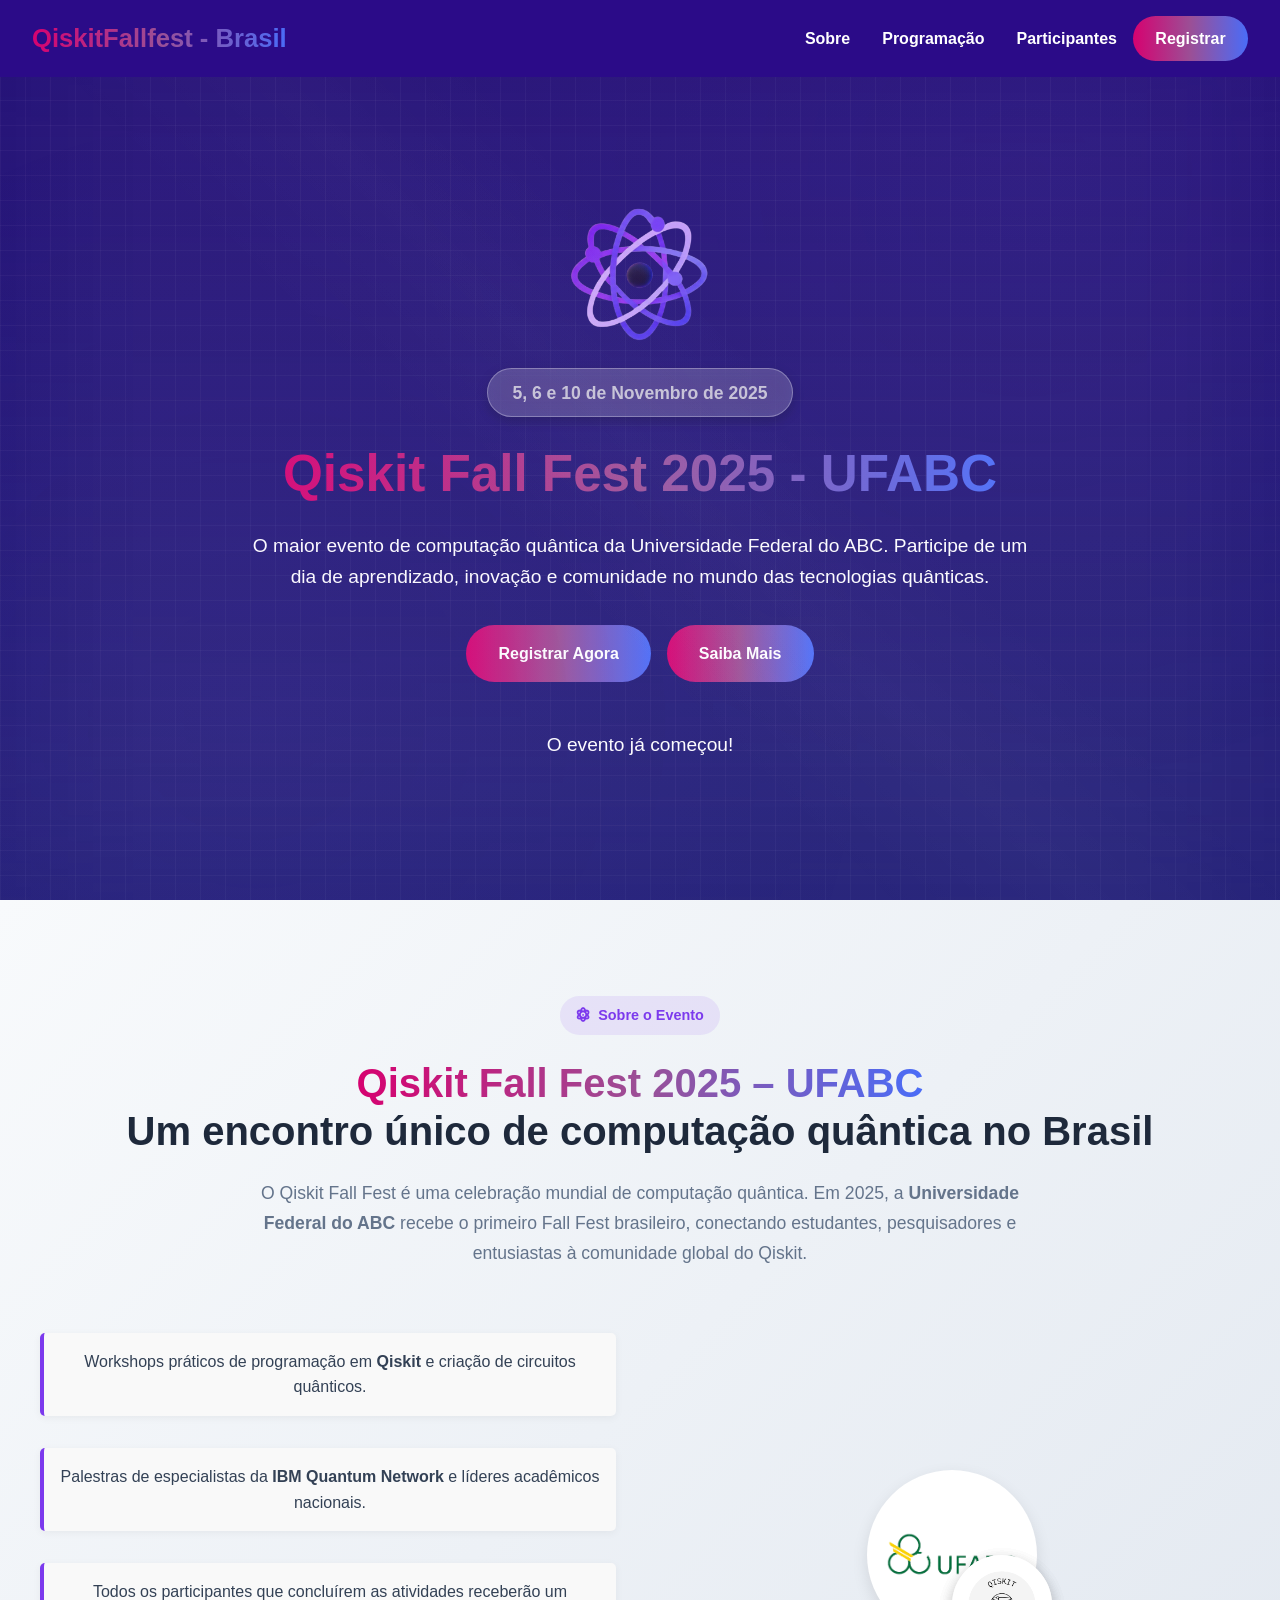
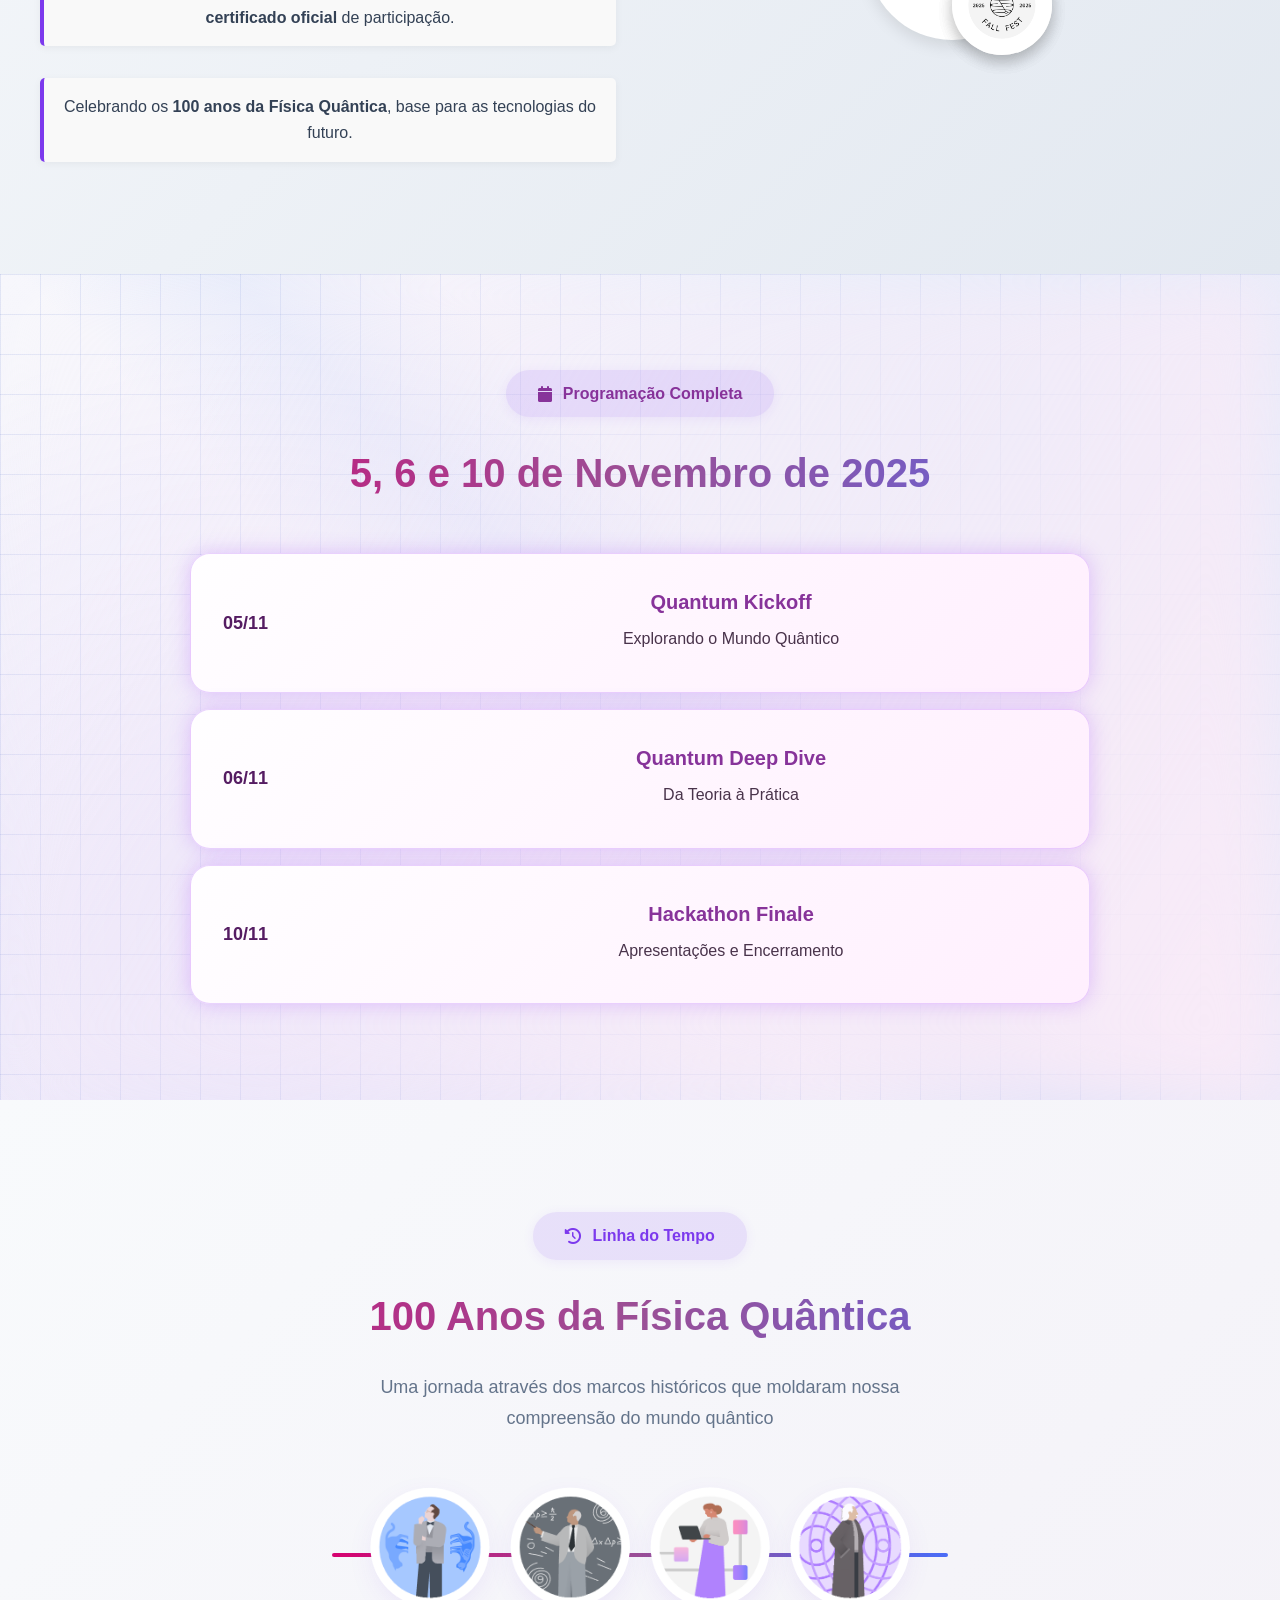
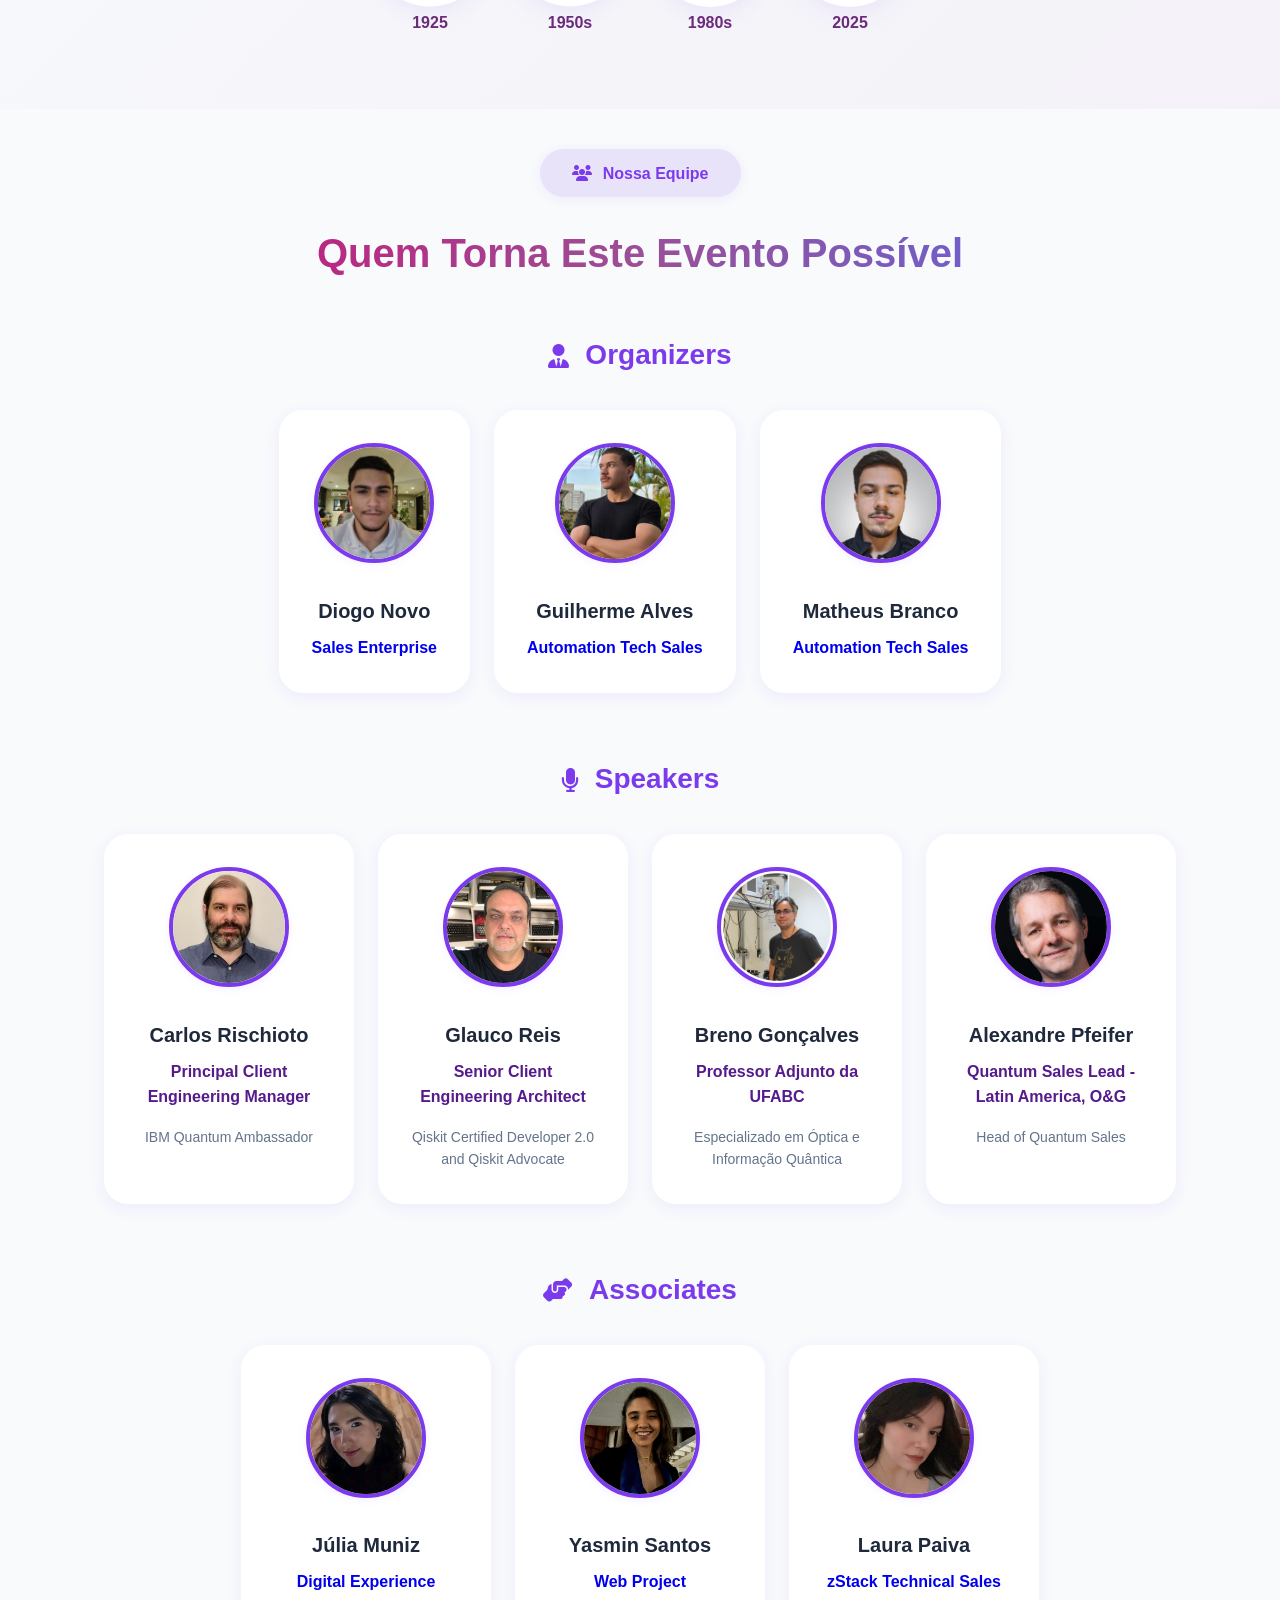
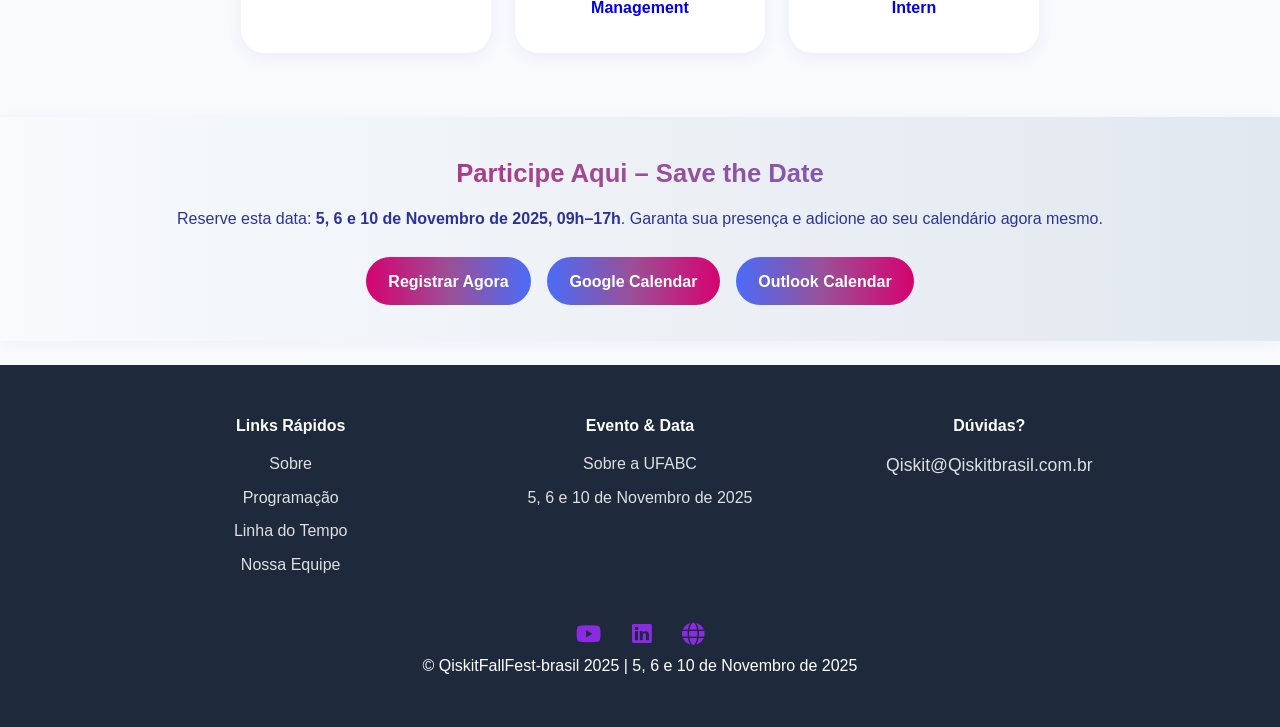
<file: index.html>
<!DOCTYPE html>
<html lang="pt-BR">
<head>
    <link rel="stylesheet" href="https://cdnjs.cloudflare.com/ajax/libs/font-awesome/6.4.2/css/all.min.css" crossorigin="anonymous" referrerpolicy="no-referrer" />
    <meta charset="UTF-8">
    <link rel="icon" type="image/png" href="images/atomroxo.png">
    <meta name="viewport" content="width=device-width, initial-scale=1.0">
    <title>Qiskit Fall Fest 2025</title>
    <link rel="stylesheet" href="style.css">
</head>
<body>
    <!-- Fixed Navbar -->
    <nav>
        <div class="nav-logo">
            <a href="#home">QiskitFallfest - Brasil</a>
        </div>
        <button class="hamburger" aria-label="Abrir menu">
            <span></span>
            <span></span>
            <span></span>
        </button>
        <ul>
            <li><a href="#about">Sobre</a></li>
            <li><a href="#calendar">Programação</a></li>
            <li><a href="#team">Participantes</a></li>
        </ul>
        <a href="https://forms.office.com/Pages/ResponsePage.aspx?id=V3D2_MlQ1EqY8__KZK3Z6SpwM_r6wzNHo-S-8t3EmCdUODVIMkdOMEZMR0VFS0s1MTBVMFlXUVBZRi4u" target="_blank" class="register-btn">Registrar</a>
    </nav>

    <!-- Hero Section -->
    <section id="home">
            <div class="quantum-bg">
            <div class="quantum-grid"></div>
                <div class="quantum-particles"></div>
                <div class="quantum-waves"></div>
                <div class="glass-wave"></div>
                <div class="quantum-glow"></div>
                <div class="bright-overlay"></div>
        </div>
        <img src="images/atomonovo.png" alt="Atom Roxo" class="atom-logo">
        <div class="date-box" style="color: rgba(236, 236, 236, 0.774)">5, 6 e 10 de Novembro de 2025</div>
        <h1>Qiskit Fall Fest 2025 - UFABC</h1>
        <p>O maior evento de computação quântica da Universidade Federal do ABC. Participe de um dia de aprendizado, inovação e comunidade no mundo das tecnologias quânticas.</p>
        
        <div class="cta-buttons">
            <a href="https://forms.office.com/Pages/ResponsePage.aspx?id=V3D2_MlQ1EqY8__KZK3Z6SpwM_r6wzNHo-S-8t3EmCdUODVIMkdOMEZMR0VFS0s1MTBVMFlXUVBZRi4u" target="_blank" class="cta-btn">Registrar Agora</a>
            <a href="#about" class="cta-btn">Saiba Mais</a>
        </div>
        
        <div id="countdown">
            <div class="count-box"><span id="days">00</span><p>Dias</p></div>
            <div class="count-box"><span id="hours">00</span><p>Horas</p></div>
            <div class="count-box"><span id="minutes">00</span><p>Minutos</p></div>
            <div class="count-box"><span id="seconds">00</span><p>Segundos</p></div>
        </div>
    </section>


    <!-- About Section -->
    <section id="about" class="about-qff">
        <div class="about-container">
            <!-- Badge / Título -->
            <div class="about-header">
                <div class="about-badge">
                    <i class="fas fa-atom"></i>
                    <span>Sobre o Evento</span>
                </div>
                <h2 class="about-title">
                    <span class="highlight-text">Qiskit Fall Fest 2025 – UFABC</span><br>
                    Um encontro único de computação quântica no Brasil
                </h2>
                <p class="about-description">
                    O Qiskit Fall Fest é uma celebração mundial de computação quântica.
                    Em 2025, a <strong>Universidade Federal do ABC</strong> recebe o primeiro
                    Fall Fest brasileiro, conectando estudantes, pesquisadores e entusiastas
                    à comunidade global do Qiskit.
                </p>
            </div>

            <!-- Conteúdo em duas colunas -->
            <div class="about-content">
                <div class="about-text">
                    <ul>
                        <li>Workshops práticos de programação em <strong>Qiskit</strong> e criação de circuitos quânticos.</li>
                        <li>Palestras de especialistas da <strong>IBM Quantum Network</strong> e líderes acadêmicos nacionais.</li>
                        <li>Todos os participantes que concluírem as atividades receberão um <strong>certificado oficial</strong> de participação.</li>
                        <li>Celebrando os <strong>100 anos da Física Quântica</strong>, base para as tecnologias do futuro.</li>
                    </ul>
                </div>

                <div class="about-visual">
                    <div class="about-showcase">
                        <a href="https://www.ufabc.edu.br/" target="_blank">
                            <img src="images/UFABC.png" alt="Logo UFABC" class="about-center">
                        </a>

                        <!-- CONTAINER QUE GIRA -->
                        <div class="orbit-container">
                            <img src="images/ibmquantom.jpeg"   alt="Átomo"   class="orbit-item orbit-1">
                            <img src="images/atombranco.png" alt="Qiskit" class="orbit-item orbit-2">
                            <img src="images/qiskitbranco.png"     alt="Roxinho" class="orbit-item orbit-3">
                        </div>
                    </div>
                </div>
        </div>
    </section>

   <!-- Calendar Section -->
    <section id="calendar" class="calendar-section">
      <div class="calendar-grid-bg"></div>
      <!-- Quantum Background Effects -->
      <div class="quantum-calendar-bg">
        <div class="quantum-particles-calendar"></div>
        <div class="quantum-waves"></div>
        <div class="circuit-patterns"></div>
      </div>

      <div class="container">
        <div class="calendar-content">
          <div class="section-badge">
            <i class="fas fa-calendar" style="color: #87339a"></i>
            <span style="color: #87339a">Programação Completa</span>
          </div>
          <h2 class="calendar-title">5, 6 e 10 de Novembro de 2025</h2>

          <div class="daily-schedule">
            <!-- Dia 1 -->
            <div class="day-group">
              <div class="schedule-item day-card" data-day="1">
                <div class="time-slot">05/11</div>
                <div class="event-details">
                  <h3>Quantum Kickoff</h3>
                  <p>Explorando o Mundo Quântico</p>
                </div>
              </div>

              <div class="day-schedule" id="day-1">
                <div class="schedule-item">
                  <div class="time-slot">9:00 – 9:30</div>
                  <div class="event-details">
                    <h3>Welcome & Icebreaker</h3>
                    <p>
                      Apresentação dos organizadores e dinâmica “Wordcloud: o que
                      vem à mente quando falamos em Quantum?”. Introdução ao
                      <strong>Hackathon de Acesso Quântico</strong>.
                    </p>
                    <div class="speaker">Equipe Organizadora</div>
                  </div>
                </div>

                <div class="schedule-item">
                  <div class="time-slot">9:30 – 11:00</div>
                  <div class="event-details">
                    <h3>Talk: Quantum Computing Basics 101</h3>
                    <p>
                      Conceitos fundamentais: bit vs qubit, superposição e
                      entrelaçamento. Explicação intuitiva e demonstração prática:
                      representando “cara ou coroa” com um qubit.
                    </p>
                    <div class="speaker">Professor UFABC</div>
                  </div>
                </div>

                <div class="schedule-item">
                  <div class="time-slot">11:00 – 11:15</div>
                  <div class="event-details">
                    <h3>Quantum Trivia</h3>
                    <p>Mini quiz interativo sobre os conceitos apresentados.</p>
                  </div>
                </div>

                <div class="schedule-item">
                  <div class="time-slot">11:15 – 11:30</div>
                  <div class="event-details">
                    <h3>Break</h3>
                  </div>
                </div>

                <div class="schedule-item">
                  <div class="time-slot">11:30 – 13:00</div>
                  <div class="event-details">
                    <h3>Workshop: Getting Started with Qiskit</h3>
                    <p>
                      Instalação e primeiros comandos no Qiskit. Atividade prática:
                      gerando números aleatórios com qubits e conexão ao IBM Quantum
                      Composer.
                    </p>
                    <div class="speaker">Glauco</div>
                  </div>
                </div>

                <div class="schedule-item">
                  <div class="time-slot">13:00 – 14:00</div>
                  <div class="event-details">
                    <h3>Almoço</h3>
                  </div>
                </div>

                <div class="schedule-item">
                  <div class="time-slot">14:00 – 14:45</div>
                  <div class="event-details">
                    <h3>Session: Qiskit Framework & IBM Ecosystem</h3>
                    <p>
                      Entenda o Qiskit dentro do ecossistema IBM — Runtime, Quantum
                      Lab e acessos gratuitos. Demonstração de experimentos simples
                      em computadores quânticos reais.
                    </p>
                  </div>
                </div>

                <div class="schedule-item">
                  <div class="time-slot">14:45 – 15:30</div>
                  <div class="event-details">
                    <h3>Talk + Q&A com Glauco Reis</h3>
                    <p>
                      Caminhos de carreira em computação quântica e como começar
                      mesmo sem background em física.
                    </p>
                    <div class="speaker">Glauco Reis</div>
                  </div>
                </div>

                <div class="schedule-item">
                  <div class="time-slot">15:30 – 16:30</div>
                  <div class="event-details">
                    <h3>LAQC USP – Networking Session</h3>
                    <p>
                      Encontro de comunidades estudantis e oportunidades de
                      colaboração entre universidades.
                    </p>
                  </div>
                </div>
              </div>
            </div>

            <!-- Dia 2 -->
            <div class="day-group">
              <div class="schedule-item day-card" data-day="2">
                <div class="time-slot">06/11</div>
                <div class="event-details">
                  <h3>Quantum Deep Dive</h3>
                  <p>Da Teoria à Prática</p>
                </div>
              </div>

              <div class="day-schedule" id="day-2">
                <div class="schedule-item">
                  <div class="time-slot">9:00 – 9:30</div>
                  <div class="event-details">
                    <h3>Recap & Hackathon Teaser</h3>
                    <p>
                      Revisão dos conceitos do dia anterior e introdução ao desafio
                      do hackathon: criar uma aplicação criativa com Qiskit, simples
                      mas bem explicada e acessível.
                    </p>
                  </div>
                </div>

                <div class="schedule-item">
                  <div class="time-slot">9:30 – 11:00</div>
                  <div class="event-details">
                    <h3>Talk: Quantum Applications</h3>
                    <p>
                      Aplicações práticas em química, finanças, otimização e IA.
                      Exemplos de Grover, QAOA e Teleporte Quântico.
                    </p>
                    <div class="speaker">IBM / RISC</div>
                  </div>
                </div>

                <div class="schedule-item">
                  <div class="time-slot">11:00 – 11:15</div>
                  <div class="event-details">
                    <h3>Break</h3>
                  </div>
                </div>

                <div class="schedule-item">
                  <div class="time-slot">11:15 – 12:00</div>
                  <div class="event-details">
                    <h3>IBM Talk: Casos Reais de Uso</h3>
                    <p>
                      Visão estratégica da IBM Quantum na América Latina, com
                      exemplos de impacto real em empresas e pesquisas.
                    </p>
                    <div class="speaker">Alexandre Pfeifer</div>
                  </div>
                </div>

                <div class="schedule-item">
                  <div class="time-slot">12:00 – 13:00</div>
                  <div class="event-details">
                    <h3>Almoço</h3>
                  </div>
                </div>

                <div class="schedule-item">
                  <div class="time-slot">13:00 – 14:45</div>
                  <div class="event-details">
                    <h3>Workshop: Building Circuits in Qiskit</h3>
                    <p>
                      Construção de circuitos básicos com Qiskit e Composer.
                      Demonstração de Grover e QAOA, e introdução ao formato de
                      submissão do hackathon.
                    </p>
                    <div class="speaker">Glauco / RISC</div>
                  </div>
                </div>
              </div>
            </div>

            <!-- Dia 3 -->
            <div class="day-group">
              <div class="schedule-item day-card" data-day="3">
                <div class="time-slot">10/11</div>
                <div class="event-details">
                  <h3>Hackathon Finale</h3>
                  <p>Apresentações e Encerramento</p>
                </div>
              </div>

              <div class="day-schedule" id="day-3">
                <div class="schedule-item">
                  <div class="time-slot">13:00 – 13:15</div>
                  <div class="event-details">
                    <h3>Abertura & Orientações Finais</h3>
                    <p>
                      Explicação das regras e critérios do hackathon: criatividade,
                      clareza, impacto e acessibilidade.
                    </p>
                  </div>
                </div>

                <div class="schedule-item">
                  <div class="time-slot">13:15 – 13:45</div>
                  <div class="event-details">
                    <h3>Dinâmica com Prêmios</h3>
                    <p>Quiz ou minigame quântico interativo com os participantes.</p>
                  </div>
                </div>

                <div class="schedule-item">
                  <div class="time-slot">13:45 – 14:15</div>
                  <div class="event-details">
                    <h3>Apresentação dos Projetos Finalistas</h3>
                    <p>Cada equipe apresenta seu projeto em até 10 minutos.</p>
                  </div>
                </div>

                <div class="schedule-item">
                  <div class="time-slot">14:15 – 14:30</div>
                  <div class="event-details">
                    <h3>Entrega dos Certificados & Resultado</h3>
                    <p>Anúncio da equipe vencedora e encerramento do hackathon.</p>
                  </div>
                </div>

                <div class="schedule-item">
                  <div class="time-slot">14:30 – 14:45</div>
                  <div class="event-details">
                    <h3>Feedback Aberto</h3>
                    <p>Espaço para comentários e impressões dos participantes.</p>
                  </div>
                </div>
              </div>
            </div>
          </div>
        </div>
      </div>
    </section>


    <!-- Timeline Section - 100 Years of Quantum Mechanics -->
    <section id="timeline" class="timeline-section">
        <div class="container">
            <div class="timeline-content">
                <div class="section-badge">
                    <i class="fas fa-history"></i>
                    <span>Linha do Tempo</span>
                </div>
                <h2 class="timeline-title">100 Anos da Física Quântica</h2>
                <p class="timeline-description">
                    Uma jornada através dos marcos históricos que moldaram nossa compreensão do mundo quântico
                </p>
                
                <div class="timeline-container">
                    <div class="timeline-item">
                        <div class="timeline-icon" data-year="1925">
                            <img src="images/CARINHADOSGATINHOS.png" alt="1925 - Fundamentos" class="timeline-image">
                        </div>
                        <div class="timeline-content-item">
                            <div class="timeline-year">1925</div>
                            <h3>Fundamentos da Física Quântica</h3>
                            <p>Heisenberg, Schrödinger e Born estabelecem os princípios fundamentais da física quântica moderna.</p>
                        </div>
                    </div>

                    <div class="timeline-item">
                        <div class="timeline-icon" data-year="1950s">
                            <img src="images/carinhadasequacoes.png" alt="1950s - Desenvolvimento" class="timeline-image">
                        </div>
                        <div class="timeline-content-item">
                            <div class="timeline-year">1950s</div>
                            <h3>Expansão Teórica</h3>
                            <p>Desenvolvimento da eletrodinâmica quântica e aprofundamento dos conceitos de superposição e emaranhamento.</p>
                        </div>
                    </div>

                    <div class="timeline-item">
                        <div class="timeline-icon" data-year="1980s">
                            <img src="images/doutora.png" alt="1980s - Computação" class="timeline-image">
                        </div>
                        <div class="timeline-content-item">
                            <div class="timeline-year">1980s</div>
                            <h3>Nascimento da Computação Quântica</h3>
                            <p>Feynman e outros pioneiros propõem o conceito de computadores quânticos para simular sistemas quânticos.</p>
                        </div>
                    </div>

                    <div class="timeline-item">
                        <div class="timeline-icon" data-year="2025">
                            <img src="images/einstein.png" alt="2025 - Presente" class="timeline-image">
                        </div>
                        <div class="timeline-content-item">
                            <div class="timeline-year">2025</div>
                            <h3>Era da Aplicação Prática</h3>
                            <p>Computadores quânticos reais, algoritmos práticos e com o QiskitFallFest celebrando este centenário!</p>
                        </div>
                    </div>
       </div>

       <!-- Shared panel: when a timeline dot is clicked we render the item's content here
         so the icons stay on the baseline and the panel does not overlap dates. -->
       <div id="timeline-panel" class="timeline-panel" aria-hidden="true"></div>
        </div>
    </section>


    <!-- Team Section -->
    <section id="team" class="team-section">
        <div class="container">
            <div class="team-content">
                <div class="section-badge">
                    <i class="fas fa-users"></i>
                    <span>Nossa Equipe</span>
                </div>
                <h2 class="team-title">Quem Torna Este Evento Possível</h2>
                
                <!-- Organizers -->
                <div class="team-category">
                    <h3 class="category-title">
                        <i class="fas fa-user-tie"></i>
                        Organizers
                    </h3>
                    <div class="team-grid" id="organizers-grid">
                        <div class="team-member">
                            <div class="member-photo">
                                <img src="images/Diogo.png" alt="Diogo Novo" class="member-image">
                            </div>
                            <div class="member-info">
                                <h4 class="member-name">
                                    Diogo Novo
                                </h4>
                                <p class="member-role"><a href="https://www.linkedin.com/in/diogonascimentonovo/" target="_blank" rel="noopener" style="text-decoration: none;"> Sales Enterprise</a></p>
                            </div>
                        </div>
                        <div class="team-member">
                            <div class="member-photo">
                                <img src="images/Guilherme.png" alt="Guilherme Alves" class="member-image">
                            </div>
                            <div class="member-info">
                                <h4 class="member-name">Guilherme Alves </h4>
                                <p class="member-role"><a href="https://www.linkedin.com/in/guilhermeaalves/" target="_blank" rel="noopener" style="text-decoration: none;">Automation Tech Sales</a></p>
                            </div>
                        </div>
                        <div class="team-member">
                            <div class="member-photo">
                                <img src="images/Matheus.png" alt="Matheus Branco" class="member-image">
                            </div>
                            <div class="member-info">
                                <h4 class="member-name">Matheus Branco </h4>
                                <p class="member-role"><a href="https://www.linkedin.com/in/matheusbrancof/" target="_blank" rel="noopener" style="text-decoration: none;">Automation Tech Sales</a></p>
                            </div>
                        </div>
                    </div>
                </div>
                
                <div class="side-by-side">
                    <!-- Speakers -->
                    <div class="team-category">
                        <h3 class="category-title">
                            <i class="fas fa-microphone"></i>
                            Speakers
                        </h3>
                        <div class="team-grid" id="speakers-grid">
                            <div class="team-member placeholder-member">
                                <div class="member-photo">
                                    <img src="images/Rischioto.png" alt="Palestrante" class="member-image">
                                </div>
                                <div class="member-info">
                                    <h4 class="member-name">Carlos Rischioto</h4>
                                    <p class="member-role"><a href="https://www.linkedin.com/in/rischioto/" target="_blank" rel="noopener" style="text-decoration: none; color: inherit;">Principal Client Engineering Manager</a></p>
                                    <p class="member-bio">IBM Quantum Ambassador</p>
                                </div>
                            </div>
                            
                            <div class="team-member placeholder-member">
                                <div class="member-photo">
                                    <img src="images/Glauco.png" alt="Palestrante" class="member-image">
                                </div>
                                <div class="member-info">
                                    <h4 class="member-name">Glauco Reis</h4>
                                    <p class="member-role"><a href="https://www.linkedin.com/in/glaucoreis/" target="_blank" rel="noopener" style="text-decoration: none; color: inherit;">Senior Client Engineering Architect</a></p>
                                    <p class="member-bio">Qiskit Certified Developer 2.0 and Qiskit Advocate</p>
                                </div>
                            </div>
                            <div class="team-member placeholder-member">
                                <div class="member-photo">
                                    <img src="images/brenomarques.png" alt="Palestrante" class="member-image">
                                </div>
                                <div class="member-info">
                                    <h4 class="member-name">Breno Gonçalves</h4>
                                    <p class="member-role"><a href="https://www.linkedin.com/in/breno-marques-68072530/" target="_blank" rel="noopener" style="text-decoration: none; color: inherit;">Professor Adjunto da UFABC</a></p>
                                    <p class="member-bio">Especializado em Óptica e Informação Quântica</p>
                                </div>
                            </div>
                            <div class="team-member placeholder-member">
                                <div class="member-photo">
                                    <img src="images/AlexandrePfeifer.png" alt="Palestrante" class="member-image">
                                </div>
                                <div class="member-info">
                                    <h4 class="member-name">Alexandre Pfeifer</h4>
                                    <p class="member-role"><a href="https://www.linkedin.com/in/alexandre-pfeifer-a4a47/" target="_blank" rel="noopener" style="text-decoration: none; color: inherit;">Quantum Sales Lead - Latin America, O&G</a></p>
                                    <p class="member-bio">Head of Quantum Sales</p>
                                </div>
                            </div>
                        </div>
                    </div>
                    
                    <!-- Contributors -->
                    <div class="team-category">
                        <h3 class="category-title">
                            <i class="fas fa-hands-helping"></i>
                            Associates
                        </h3>
                        <div class="team-grid" id="contributors-grid" >
                            <div class="team-member">
                                <div class="member-photo">
                                    <img src="images/Julia.png" alt="Júlia Muniz" class="member-image">
                                </div>
                                <div class="member-info">
                                    <h4 class="member-name">Júlia Muniz </h4>
                                    <p class="member-role"><a href="https://www.linkedin.com/in/j%C3%BAlia-muniz-98932a272/" target="_blank" rel="noopener" style="text-decoration: none;">Digital Experience</a></p>
                                </div>
                            </div>
                            <div class="team-member">
                                <div class="member-photo">
                                    <img src="images/Yas.png" alt="Yasmin Santos" class="member-image">
                                </div>
                                <div class="member-info">
                                    <h4 class="member-name">Yasmin Santos </h4>
                                    <p class="member-role"><a href="https://www.linkedin.com/in/yasmin-monteiro-m-dos-santos/" target="_blank" rel="noopener" style="text-decoration: none;">Web Project Management</a></p>
                                </div>
                            </div>
                            <div class="team-member">
                              <div class="member-photo">
                                  <img src="images/LauraPaivajpg.jpg" alt="Laura Piva" class="member-image">
                              </div>     
                              <div class="member-info">
                                  <h4 class="member-name">Laura Paiva </h4>
                                  <p class="member-role"><a href="https://www.linkedin.com/in/laurarmorroni/" target="_blank" rel="noopener" style="text-decoration: none;">zStack Technical Sales Intern</a></p>
                              </div>
                            </div>
                        </div>
                    </div>
                </div>

            <div class="cta-save-date" id="cta-save-date"
            style="width:100vw; position:relative; left:50%; margin-left:-50vw;
                    background:linear-gradient(90deg,#f8fafc 0%,#e2e8f0 100%);
                    padding:2.2rem 0; text-align:center;
                    box-shadow:0 2px 12px rgba(124,58,237,0.06);">

            <!-- Título -->
            <div style="font-size:1.6rem; font-weight:700;
                        background:linear-gradient(90deg,#d60270,#9b4f96,#4a6cf7);
                        -webkit-background-clip:text; -webkit-text-fill-color:transparent;
                        background-clip:text; margin-bottom:0.8rem;">
                Participe Aqui – Save the Date
            </div>

            <!-- Texto de apoio -->
            <div style="font-size:1rem; color:#2d3394; margin-bottom:1.6rem; font-weight:400;">
                Reserve esta data: <strong>5, 6 e 10 de Novembro de 2025, 09h–17h</strong>.  
                Garanta sua presença e adicione ao seu calendário agora mesmo.
            </div>

            <!-- Botões -->
            <div style="display:flex; flex-wrap:wrap; justify-content:center; gap:1rem;">
              <a href="https://forms.office.com/Pages/ResponsePage.aspx?id=V3D2_MlQ1EqY8__KZK3Z6SpwM_r6wzNHo-S-8t3EmCdUODVIMkdOMEZMR0VFS0s1MTBVMFlXUVBZRi4u" target="_blank"
                style="background:linear-gradient(90deg,#d60270,#9b4f96,#4a6cf7);
                        color:#fff; font-weight:600; font-size:1rem;
                        border-radius:999px; padding:0.7rem 1.4rem;
                        text-decoration:none; transition:opacity 0.2s;">
                    Registrar Agora
                </a>
                <a href="https://calendar.google.com/calendar/render?action=TEMPLATE&text=Qiskit+Fall+Fest+2025+UFABC&dates=20251105T120000Z/20251110T190000Z&details=O+maior+evento+de+computação+quântica+da+UFABC!&location=Online"
                target="_blank" rel="noopener"
                style="background:linear-gradient(90deg,#4a6cf7,#9b4f96,#d60270);
                        color:#fff; font-weight:600; font-size:1rem;
                        border-radius:999px; padding:0.7rem 1.4rem;
                        text-decoration:none; transition:opacity 0.2s;">
                    Google Calendar
                </a>

                <a href="https://outlook.live.com/calendar/0/deeplink/compose?subject=Qiskit%20Fall%20Fest%202025%20UFABC&body=O%20maior%20evento%20de%20computação%20quântica%20da%20UFABC!&startdt=2025-11-14T13:00:00&enddt=2025-11-14T17:00:00&location=Online"
                target="_blank" rel="noopener"
                style="background:linear-gradient(90deg,#4a6cf7,#9b4f96,#d60270);
                        color:#fff; font-weight:600; font-size:1rem;
                        border-radius:999px; padding:0.7rem 1.4rem;
                        text-decoration:none; transition:opacity 0.2s;">
                    Outlook Calendar
                </a>
            </div> <!-- fecha a div dos botões -->

        </div> <!-- fecha a div .cta-save-date -->

        </div>
    </section>

    <!-- Footer -->
    <footer class="footer">
        <div class="container">
            <div class="footer-content">
                <div class="footer-section">
                    <h4>Links Rápidos</h4>
                    <ul>
                        <li><a href="#about">Sobre</a></li>
                        <li><a href="#calendar">Programação</a></li>
                        <li><a href="#timeline">Linha do Tempo</a></li>
                        <li><a href="#team">Nossa Equipe</a></li>
                    </ul>
                </div>
                <div class="footer-section">
                    <h4>Evento & Data</h4>
                    <ul>
                        <li><a href="https://www.ufabc.edu.br/" target="_blank">Sobre a UFABC</a></li>
                        <li><a href="#">5, 6 e 10 de Novembro de 2025</a></li>
                    </ul>
                </div>
                <div class="footer-section">
                    <h4>Dúvidas?</h4>
                    <ul>
                        <li><a href="mailto:Qiskit@Qiskitbrasil.com.br" style="color:#fff; opacity:0.85; font-size:1.1rem;">Qiskit@Qiskitbrasil.com.br</a></li>
                    </ul>
                </div>
            </div>
            <div class="footer-bottom">
                <div class="footer-social">
                    <a href="https://www.youtube.com/@qiskit" target="_blank" rel="noopener">
                        <i class="fab fa-youtube"></i>
                    </a>
                    <a href="https://www.linkedin.com/showcase/ibm-quantum" target="_blank" rel="noopener">
                        <i class="fab fa-linkedin"></i>
                    </a>
                    <a href="https://www.ibm.com/quantum/qiskit" target="_blank" rel="noopener">
                        <i class="fas fa-globe"></i>
                    </a>
                </div>
                <p>&copy; QiskitFallFest-brasil 2025&nbsp;|&nbsp;5, 6 e 10 de Novembro de 2025</p>
            </div>
        </div>
    </footer>
    <script src="script.js"></script>
</body>
</html>
</file>
<file: style.css>
/* ========== RESET / BASE ========== */
* {
  margin: 0;
  padding: 0;
  box-sizing: border-box;
}

html {
  scroll-behavior: smooth;
}

body {
  font-family: 'Inter', sans-serif;
  line-height: 1.6;
  background: #2d3394;
}

/* ========== NAVBAR ========== */
nav {
  position: fixed;
  top: 0;
  width: 100%;
  background: #2b0b88;
  padding: 1rem 2rem;
  z-index: 1000;
  display: flex;
  justify-content: space-between;
  align-items: center;
  font-family: 'Inter', sans-serif;
}

.nav-logo a {
  font-size: 1.6rem;
  font-weight: 900;
  text-decoration: none;
  background: linear-gradient(90deg, #d60270, #9b4f96, #4a6cf7);
  -webkit-background-clip: text;
  -webkit-text-fill-color: transparent;
}

nav ul {
  list-style: none;
  display: flex;
  justify-content: flex-end;
  align-items: center;
  margin-left: auto;
}

nav ul li {
  margin: 0 1rem;
}

nav ul li a {
  color: white;
  text-decoration: none;
  font-weight: bold;
  transition: all 0.3s ease;
}

nav ul li a:hover {
  background: linear-gradient(90deg, #d60270, #9b4f96, #4a6cf7);
  -webkit-background-clip: text;
  -webkit-text-fill-color: transparent;
}

.register-btn {
  background: linear-gradient(90deg, #d60270, #9b4f96, #4a6cf7);
  padding: 0.6rem 1.4rem;
  border-radius: 999px;
  color: white;
  text-decoration: none;
  font-weight: bold;
  transition: transform 0.2s ease, opacity 0.3s ease;
}

.register-btn:hover {
  opacity: 0.85;
  transform: scale(1.05);
}

/* Hamburger (base) */
.hamburger {
  display: none;
  flex-direction: column;
  justify-content: center;
  align-items: center;
  width: 40px;
  height: 40px;
  background: none;
  border: none;
  cursor: pointer;
  z-index: 1100;
}

.hamburger span {
  display: block;
  width: 28px;
  height: 4px;
  margin: 4px 0;
  background: #fff;
  border-radius: 2px;
  transition: 0.3s;
}

.hamburger.active span:nth-child(1) {
  transform: rotate(45deg) translate(6px, 6px);
}

.hamburger.active span:nth-child(2) {
  opacity: 0;
}

.hamburger.active span:nth-child(3) {
  transform: rotate(-45deg) translate(7px, -7px);
}

/* ========== HERO SECTION ========== */
#home {
  height: 100vh;
  display: flex;
  flex-direction: column;
  justify-content: center;
  align-items: center;
  text-align: center;
  padding: 6rem 2rem 0 2rem;
  position: relative;
  overflow: hidden;
  background: linear-gradient(180deg, #210c75 0%, #180b5978 100%);
  z-index: 0;
}

#home::before {
  content: none !important;
}

/* dashed/grid layer */
.quantum-grid {
  position: absolute;
  inset: 0;
  background-color: transparent;
  background-image:
    linear-gradient(rgb(255 255 255 / 10%) 1px, transparent 1px),
    linear-gradient(90deg, rgb(255 255 255 / 10%) 1px, transparent 1px);
  background-size: 25px 25px;
  z-index: 1;
  pointer-events: none;
  opacity: 0.35;
}

/* particles (hero) */
#home .quantum-particles {
  position: absolute;
  inset: 0;
  background:
    radial-gradient(circle at 20% 80%, rgba(124, 58, 237, 0.05) 0%, transparent 50%),
    radial-gradient(circle at 80% 20%, rgba(139, 92, 246, 0.05) 0%, transparent 50%);
  animation: pulse 4s ease-in-out infinite;
  z-index: 2;
  pointer-events: none;
}

/* waves (hero) - scoped so calendar waves can differ */
#home .quantum-waves {
  position: absolute;
  inset: 0;
  background: linear-gradient(45deg, transparent 40%, rgba(255, 255, 255, 0.02) 50%, transparent 60%);
  animation: wave 8s linear infinite;
  z-index: 3;
  pointer-events: none;
}

/* glass overlay */
.glass-wave {
  position: absolute;
  inset: 0;
  background: rgba(255, 255, 255, 0.05);
  animation: glassMove 20s linear infinite;
  filter: blur(80px);
  mix-blend-mode: screen;
  z-index: 4;
  pointer-events: none;
}

/* hero title / content */
#home h1 {
  font-size: 3.2rem;
  margin-bottom: 1rem;
  font-weight: 900;
  background: linear-gradient(90deg, #d60270, #9b4f96, #4a6cf7);
  -webkit-background-clip: text;
  -webkit-text-fill-color: transparent;
  z-index: 1;
  color: #ffffff;
}

.date-box {
  background: rgba(255, 255, 255, 0.2);
  border: 1px solid rgba(255, 255, 255, 0.3);
  border-radius: 999px;
  padding: 0.6rem 1.5rem;
  margin-bottom: 1rem;
  font-size: 1.1rem;
  font-weight: 600;
  color: #9d7dff;
  z-index: 1;
  display: inline-block;
  backdrop-filter: blur(10px);
  -webkit-backdrop-filter: blur(10px);
  box-shadow: 0 4px 12px rgba(0, 0, 0, 0.2);
  animation: glow 3s ease-in-out infinite;
}

#home p {
  font-size: 1.2rem;
  margin-bottom: 2rem;
  max-width: 800px;
  color: white;
  z-index: 1;
}

.cta-buttons {
  display: flex;
  gap: 1rem;
  margin-bottom: 2rem;
  z-index: 1;
}

.cta-btn {
  background: linear-gradient(90deg, #d60270, #9b4f96, #4a6cf7);
  color: white;
  padding: 1rem 2rem;
  text-decoration: none;
  border-radius: 999px;
  font-weight: bold;
  transition: transform 0.2s ease, opacity 0.3s ease;
}

.cta-btn:hover {
  opacity: 0.85;
  transform: scale(1.05);
}

/* Countdown */
#countdown {
  display: flex;
  gap: 1rem;
  margin-top: 1rem;
  z-index: 1;
}

.count-box {
  background: rgba(255, 255, 255, 0.15);
  border: 1px solid rgba(255, 255, 255, 0.25);
  border-radius: 12px;
  width: 95px;
  height: 85px;
  display: flex;
  flex-direction: column;
  align-items: center;
  justify-content: space-between;
  text-align: center;
  color: #fff;
  font-family: 'Inter', sans-serif;
  backdrop-filter: blur(8px);
  -webkit-backdrop-filter: blur(8px);
  box-shadow: 0 2px 8px rgba(0,0,0,0.25);
  padding: 12px 0;
}

.count-box span {
  width: 100%;
  text-align: center;
  font-size: 1.5rem;
  font-weight: 700;
  display: block;
  margin-bottom: 0;
  line-height: 1;
}

.count-box p {
  width: 100%;
  text-align: center;
  font-size: 0.85rem;
  margin: 0;
  opacity: 0.85;
  line-height: 1.1;
  display: block;
}

/* ========== ANIMATIONS ========== */
@keyframes pulse {
  0%, 100% { opacity: 0.4; }
  50% { opacity: 0.8; }
}

@keyframes wave {
  0% { background-position: 0 0; }
  100% { background-position: 200% 0; }
}

@keyframes glassMove {
  0%   { transform: translateX(-20%) translateY(-20%) rotate(0deg); }
  50%  { transform: translateX(20%) translateY(20%) rotate(180deg); }
  100% { transform: translateX(-20%) translateY(-20%) rotate(360deg); }
}

@keyframes glowMove {
  from { transform: translate(-10%, -10%); }
  to   { transform: translate(10%, 10%); }
}

@keyframes float {
  0%,100% { transform: translateY(0px); }
  50% { transform: translateY(-15px); }
}

@keyframes glow {
  0% { filter: drop-shadow(0 0 5px rgba(155, 79, 150, 0.4)); }
  50% { filter: drop-shadow(0 0 20px rgba(214, 2, 112, 0.9)); }
  100% { filter: drop-shadow(0 0 5px rgba(155, 37, 147, 0.4)); }
}

/* Slightly stronger fadeIn kept (single definition) */
@keyframes fadeIn {
  from { opacity: 0; transform: translateY(-10px); }
  to   { opacity: 1; transform: translateY(0); }
}

/* popUp used in timeline */
@keyframes popUp {
  from { opacity: 0; transform: translate(-50%, -6px) scale(0.98); }
  to   { opacity: 1; transform: translate(-50%, 0) scale(1); }
}

/* ========== LOGO / BRAND ========== */
.atom-logo {
  width: 140px;
  display: block;
  margin: 0 auto 1rem auto;
  z-index: 1;
  animation: float 4s ease-in-out infinite, glow 3s ease-in-out infinite;
}

/* ========== ABOUT SECTION ========== */
#about ul {
  list-style: none;
  display: grid;
  grid-template-columns: repeat(auto-fit, minmax(300px, 1fr));
  gap: 1rem;
}

#about li {
  background: #f9f9f9;
  padding: 1rem;
  border-radius: 5px;
  text-align: center;
}

.about-qff {
  padding: 6rem 2rem;
  background: linear-gradient(135deg, #f8fafc 0%, #e2e8f0 100%);
}

.about-container {
  max-width: 1200px;
  margin: 0 auto;
  display: flex;
  flex-direction: column;
  gap: 4rem;
}

.about-header { text-align: center; }

.about-badge {
  display: inline-flex;
  align-items: center;
  gap: 0.5rem;
  padding: 0.5rem 1rem;
  background: rgba(124, 58, 237, 0.1);
  color: #7c3aed;
  border-radius: 999px;
  font-weight: 600;
  margin-bottom: 1.5rem;
  font-size: 0.9rem;
}

.about-title {
  font-size: 2.5rem;
  font-weight: 700;
  line-height: 1.2;
  margin-bottom: 1.5rem;
  color: #1e293b;
}

.highlight-text {
  background: linear-gradient(90deg, #d60270, #9b4f96, #4a6cf7);
  -webkit-background-clip: text;
  -webkit-text-fill-color: transparent;
}

.about-description {
  font-size: 1.1rem;
  color: #64748b;
  max-width: 800px;
  margin: 0 auto;
  line-height: 1.7;
}

.about-content {
  display: grid;
  grid-template-columns: 1fr 1fr;
  gap: 3rem;
  align-items: center;
}

.about-text ul { list-style: none; padding: 0; }

.about-text li {
  background: #ffffff;
  border-left: 4px solid #7c3aed;
  padding: 1rem 1.25rem;
  border-radius: 8px;
  margin-bottom: 1rem;
  font-size: 1rem;
  color: #334155;
  box-shadow: 0 2px 8px rgba(0,0,0,0.05);
}

.about-visual {
  display: flex;
  justify-content: center;
  align-items: center;
}

.about-showcase {
  position: relative;
  width: 360px;
  height: 360px;
  margin: 0 auto;
}

.about-center {
  position: absolute;
  top: 50%;
  left: 50%;
  width: 170px;
  height: 170px;
  transform: translate(-50%, -50%);
  border-radius: 50%;
  background: #fff;
  padding: 1.2rem;
  box-shadow: 0 6px 16px rgba(0,0,0,0.1);
  object-fit: contain;
  z-index: 2;
}

.orbit-item {
  position: absolute;
  top: 50%;
  left: 50%;
  width: 100px;
  height: 100px;
  border-radius: 50%;
  background: #fff;
  box-shadow: 0 6px 16px rgba(0,0,0,0.1);
  padding: 1rem;
  object-fit: contain;
  z-index: 3;
}

.orbit-1 { animation: circular-orbit-1 8s linear infinite; }
.orbit-2 { animation: circular-orbit-2 8s linear infinite; }
.orbit-3 { animation: circular-orbit-3 8s linear infinite; }

@keyframes circular-orbit-1 {
  0% { transform: translate(-50%, -50%) rotate(0deg) translateX(140px) rotate(0deg); }
  100% { transform: translate(-50%, -50%) rotate(360deg) translateX(140px) rotate(-360deg); }
}
@keyframes circular-orbit-2 {
  0% { transform: translate(-50%, -50%) rotate(120deg) translateX(140px) rotate(-120deg); }
  100% { transform: translate(-50%, -50%) rotate(480deg) translateX(140px) rotate(-480deg); }
}
@keyframes circular-orbit-3 {
  0% { transform: translate(-50%, -50%) rotate(240deg) translateX(140px) rotate(-240deg); }
  100% { transform: translate(-50%, -50%) rotate(600deg) translateX(140px) rotate(-600deg); }
}

/* ========== SCHEDULE / CALENDAR ========== */
#schedule { background: #f9f9f9; }

.agenda { display: flex; flex-direction: column; gap: 1rem; }

.agenda-item {
  background: white;
  padding: 1rem;
  border-left: 4px solid #00bfff;
  border-radius: 5px;
}

.calendar-section {
  padding: 6rem 0;
  background: linear-gradient(135deg, #f7f7fc 0%, #ece9f9 100%);
  color: #1e1b4b;
  position: relative;
  overflow: hidden;
}

.calendar-section::before {
  content: "";
  position: absolute;
  inset: 0;
  background: linear-gradient(120deg, rgba(255, 255, 255, 0.13) 0%, #f8eaf7);
  filter: blur(32px);
  z-index: 2;
  pointer-events: none;
}

.quantum-calendar-bg {
  position: absolute;
  top: 0;
  left: 0;
  right: 0;
  bottom: 0;
  z-index: 1;
}

.quantum-particles-calendar {
  position: absolute;
  z-index: 1;
  width: 100%;
  height: 100%;
  background:
    radial-gradient(circle at 20% 80%, rgba(167, 139, 250, 0.15) 0%, transparent 50%),
    radial-gradient(circle at 80% 20%, rgba(125, 211, 252, 0.15) 0%, transparent 50%);
  animation: pulse 6s ease-in-out infinite;
}

/* waves (calendar) — different animation timing, scoped to calendar-section */
.calendar-section .quantum-waves {
  position: absolute;
  width: 100%;
  z-index: 1;
  height: 100%;
  background: linear-gradient(45deg, transparent 40%, rgba(59, 130, 246, 0.08) 50%, transparent 60%);
  animation: wave 12s linear infinite;
}

/* circuit/grid pattern in calendar */
.circuit-patterns {
  position: absolute;
  width: 100%;
  z-index: 1;
  height: 100%;
  background-image:
    linear-gradient(rgba(59, 130, 246, 0.05) 1px, transparent 1px),
    linear-gradient(90deg, rgba(59, 130, 246, 0.05) 1px, transparent 1px);
  background-size: 40px 40px;
  animation: slide 20s linear infinite;
}

.calendar-content { text-align: center; position: relative; z-index: 10; }

.calendar-title {
  text-align: center;
  font-size: 2.5rem;
  font-weight: 700;
  margin-bottom: 3rem;
  background: linear-gradient(90deg, #d60270, #9b4f96, #4a6cf7);
  -webkit-background-clip: text;
  -webkit-text-fill-color: transparent;
  background-clip: text;
}

.daily-schedule {
  max-width: 900px;
  margin: 0 auto;
  display: flex;
  flex-direction: column;
  gap: 1rem;
  position: relative;
  z-index: 10;
}

.calendar-grid-bg {
  position: absolute;
  inset: 0;
  background-image:
    linear-gradient(rgba(45,51,148,0.07) 1px, transparent 1px),
    linear-gradient(90deg, rgba(45,51,148,0.07) 1px, transparent 1px);
  background-size: 40px 40px;
  z-index: 0;
  pointer-events: none;
}

.schedule-item {
  display: grid;
  grid-template-columns: 150px 1fr;
  gap: 2rem;
  padding: 2rem;
  background: rgba(255, 255, 255, 0.25);
  backdrop-filter: blur(10px);
  border-radius: 20px;
  border: 1px solid rgba(168, 85, 247, 0.25);
  box-shadow: 0 0 20px rgba(168, 85, 247, 0.3);
  transition: transform 0.3s ease, box-shadow 0.3s ease;
}

.schedule-item:hover {
  transform: translateX(6px);
  box-shadow:
    0 0 30px rgba(168, 85, 247, 0.55),
    0 0 60px rgba(139, 92, 246, 0.25);
}

.time-slot {
  font-size: 1.125rem;
  font-weight: 700;
  color: #551c62;
  display: flex;
  align-items: center;
}

.event-details h3 {
  font-size: 1.25rem;
  font-weight: 700;
  margin-bottom: 0.5rem;
  color: #87339a;
}

.event-details p {
  color: #49334b;
  line-height: 1.6;
  margin-bottom: 0.5rem;
}

.speaker {
  font-size: 0.875rem;
  color: #2d3394;
  font-weight: 600;
}

/* day schedule blocks */
.day-schedule {
  display: none;
  flex-direction: column;
  gap: 1.5rem;
  animation: fadeIn 0.4s ease;
  padding: 2rem;
}

.day-schedule.active { display: flex; }

.day-group { display: flex; flex-direction: column; gap: 1rem; }

.day-card {
  cursor: pointer;
  background: linear-gradient(135deg, #fffeff, #ffeffe);
  transition: transform 0.3s ease, box-shadow 0.3s ease, background 0.3s ease;
}

.day-card:hover {
  transform: translateX(6px);
  box-shadow:
    0 0 30px rgba(168, 85, 247, 0.55),
    0 0 60px rgba(139, 92, 246, 0.25);
}

/* ========== TIMELINE ========== */
.section-badge {
  display: inline-flex;
  align-items: center;
  justify-content: center;
  gap: 0.7rem;
  padding: 0.7rem 2rem;
  background: rgba(124, 58, 237, 0.12);
  color: #7c3aed;
  border-radius: 999px;
  font-weight: 600;
  margin-bottom: 1.5rem;
  font-size: 1rem;
  box-shadow: 0 2px 12px rgba(124,58,237,0.08);
  width: fit-content;
  text-align: center;
  margin-left: auto;
  margin-right: auto;
}

.timeline-section {
  text-align: center;
  padding: 7rem 0;
  background: linear-gradient(135deg, #f8fafc 0%, #f4f2f8 100%);
  position: relative;
}

.timeline-content {
  position: relative;
  overflow: visible;
  transition: padding-bottom 180ms ease;
}

/* desktop baseline */
.timeline-container {
  max-width: 1100px;
  margin: 0 auto;
  position: relative;
  display: flex;
  flex-wrap: nowrap;
  align-items: flex-end;
  gap: 2.5rem;
  justify-content: center;
}

/* horizontal baseline (desktop) */
.timeline-container::before {
  content: "";
  position: absolute;
  left: 22%;
  right: 22%;
  height: 4px;
  bottom: 40px;
  background: linear-gradient(90deg, #d60270, #9b4f96, #4a6cf7);
  border-radius: 2px;
  z-index: 2;
}


.timeline-item {
  display: flex;
  flex-direction: column;
  align-items: center;
  gap: 1rem;
  position: relative;
  z-index: 10;
  width: auto;
}

.timeline-icon {
  width: 100px;
  height: 100px;
  border-radius: 50%;
  background: rgba(255, 255, 255, 0.98);
  display: flex;
  align-items: center;
  justify-content: center;
  box-shadow: 0 8px 32px rgba(124,58,237,0.15);
  border: 4px solid #9b4f96;
  position: relative;
  z-index: 60;
  flex-shrink: 0;
  cursor: pointer;
  transition: transform 0.22s ease, box-shadow 0.22s ease;
}

.timeline-icon:hover {
  transform: translateY(-6px) scale(1.03);
  box-shadow: 0 12px 36px rgba(124,58,237,0.22);
}

.timeline-icon::after {
  content: attr(data-year);
  position: absolute;
  bottom: -42px;
  left: 50%;
  transform: translateX(-50%);
  font-weight: 800;
  color: #6b2b7a;
  background: transparent;
  font-size: 1rem;
  z-index: 61;
  white-space: nowrap;
}

.timeline-image {
  width: 120px;
  height: 120px;
  border-radius: 50%;
  object-fit: cover;
}

/* content items (desktop) */

.timeline-content-item {
  display: none !important; /* per original: keep hidden — shared panel used */
  position: absolute;
  top: calc(100% + 40px);
  left: 50%;
  transform: translateX(-50%);
  width: 320px;
  padding: 1.25rem;
  background: rgba(255, 255, 255, 0.98);
  border-radius: 16px;
  box-shadow: 0 8px 30px rgba(17,17,17,0.08);
  backdrop-filter: blur(6px);
  border: 1px solid rgba(0,0,0,0.04);
  z-index: 999;
}

.timeline-item.open .timeline-content-item {
  display: block;
  animation: popUp 0.18s ease;
}

.timeline-title {
  font-size: 2.5rem;
  font-weight: 700;
  margin-bottom: 1.5rem;
  background: linear-gradient(90deg, #d60270, #9b4f96, #4a6cf7);
  -webkit-background-clip: text;
  background-clip: text;
  -webkit-text-fill-color: transparent;
}

.timeline-description {
  font-size: 1.125rem;
  color: #64748b;
  max-width: 600px;
  margin: 0 auto 4rem;
  line-height: 1.7;
}

/* Shared timeline panel (single consolidated) */
#timeline-panel {
  max-width: 760px;
  margin: 3rem auto 0 auto;
  background: rgba(255,255,255,0.98);
  border-radius: 8px;
  box-shadow: 0 12px 36px rgba(17,17,17,0.08);
  border: 1px solid rgba(0,0,0,0.06);
  padding: 1.25rem 1.5rem;
  display: none;
  position: relative;
  left: 0;
  transform: none;
  z-index: 5;
  transition: all 0.25s ease;
}

#timeline-panel.open { display: block; }

.timeline-panel.collapsed {
  padding-top: 0.6rem;
  padding-bottom: 0.6rem;
  border-radius: 6px;
}

.timeline-panel.collapsed .timeline-year,
.timeline-panel.collapsed h3 {
  display: block;
  text-align: center;
  margin: 0 auto;
}

.timeline-panel.collapsed .timeline-panel-content p {
  display: -webkit-box;
  -webkit-line-clamp: 2;
  line-clamp: 2;
  -webkit-box-orient: vertical;
  overflow: hidden;
  text-overflow: ellipsis;
  margin: 0.4rem auto 0 auto;
  color: #64748b;
  max-width: 85%;
  text-align: center;
  font-size: 0.98rem;
}

.timeline-panel .timeline-panel-content p {
  text-align: center;
}

/* ensure cloned content inside shared panel has same styles */
.timeline-panel .timeline-year {
  font-size: 2rem;
  font-weight: 800;
  margin-bottom: 1rem;
  background: linear-gradient(90deg, #d60270, #9b4f96, #4a6cf7);
  -webkit-background-clip: text;
  -webkit-text-fill-color: transparent;
}

.timeline-panel h3 {
  font-size: 1.5rem;
  font-weight: 700;
  color: #1e293b;
  margin-bottom: 1rem;
  text-align: center;
}

.timeline-panel p {
  color: #64748b;
  line-height: 1.6;
  font-size: 1rem;
  text-align: center;
}

.timeline-panel-toggle {
  display: inline-block;
  margin: 12px auto 0 auto;
  padding: 8px 14px;
  border-radius: 8px;
  border: none;
  background: linear-gradient(90deg, #d60270, #9b4f96);
  color: #fff;
  font-weight: 700;
  cursor: pointer;
  box-shadow: 0 6px 14px rgba(155,79,150,0.12);
  transition: transform 0.12s ease, opacity 0.12s ease;
}
.timeline-panel-toggle:active { transform: translateY(1px); }

/* ========== TEAM / SPEAKERS / CONTRIBUTORS ========== */
.team-section {
  padding: 2.5rem 0 1.5rem 0;
  background: #f8fafc;
}

.team-content { text-align: center; }

.team-title {
  font-size: 2.5rem;
  font-weight: 700;
  margin-bottom: 3rem;
  background: linear-gradient(90deg, #d60270, #9b4f96, #4a6cf7);
  -webkit-background-clip: text;
  -webkit-text-fill-color: transparent;
  background-clip: text;
}

.team-category { margin-bottom: 4rem; }

.category-title {
  display: flex;
  align-items: center;
  justify-content: center;
  gap: 1rem;
  font-size: 1.75rem;
  font-weight: 700;
  color: #7c3aed;
  margin-bottom: 2rem;
}

.category-title i { font-size: 1.5rem; }

.team-grid {
  display: grid;
  grid-template-columns: repeat(4, 1fr);
  gap: 1.5rem;
  max-width: 1200px;
  margin: 0 auto;
}

.team-member {
  background: rgba(255, 255, 255, 0.9);
  border-radius: 24px;
  padding: 2rem;
  box-shadow: 0 4px 16px rgba(124,58,237,0.08);
  transition: transform 0.3s ease, box-shadow 0.3s ease;
  backdrop-filter: blur(10px);
  border: 1px solid rgba(255, 255, 255, 0.2);
  text-align: center;
}

.team-member:hover {
  transform: translateY(-5px);
  box-shadow: 0 8px 32px rgba(124,58,237,0.15);
}

#organizers-grid {
  display: flex;
  justify-content: center;
  flex-wrap: wrap;
  gap: 1.5rem;
}

.member-photo { margin-bottom: 1.5rem; }

.member-image {
  width: 120px;
  height: 120px;
  border-radius: 50%;
  object-fit: cover;
  border: 4px solid #7c3aed;
  box-shadow: 0 2px 8px rgba(124,58,237,0.08);
}

.member-name {
  font-size: 1.25rem;
  font-weight: 700;
  color: #1e293b;
  margin-bottom: 0.5rem;
}

.member-role {
  font-size: 1rem;
  font-weight: 600;
  color: #7c3aed;
}

#speakers-grid .member-role {
  color: #551a8b;
  margin-bottom: 1rem;
}

.member-bio {
  font-size: 0.875rem;
  color: #64748b;
  line-height: 1.6;
}

#speakers-grid,
#contributors-grid {
  display: flex;
  justify-content: center;
  flex-wrap: wrap;
  gap: 1.5rem;
}

#speakers-grid .team-member,
#contributors-grid .team-member {
  flex: 0 1 250px;
  max-width: 250px;
}

/* ========== FOOTER ========== */
.footer {
  background: #1e293b;
  color: #fff;
  padding: 3rem 1rem;
  text-align: center;
}

.footer-content {
  display: flex;
  justify-content: center;
  align-items: flex-start;
  gap: 3rem;
  max-width: 1000px;
  margin: 0 auto;
  flex-wrap: wrap;
}

.footer-section {
  flex: 1 1 180px;
  min-width: 180px;
  text-align: center;
}

.footer-section h4 { margin-bottom: 0.8rem; font-weight: 600; }

.footer-section ul { list-style: none; padding: 0; margin: 0; }

.footer-section ul li { margin-bottom: 0.5rem; }

.footer-section a {
  color: #fff;
  opacity: 0.85;
  text-decoration: none;
  transition: opacity 0.2s;
}

.footer-section a:hover { opacity: 1; }

.footer-bottom { margin-top: 2rem; text-align: center; }

.footer-social a {
  color: #8a2be2;
  font-size: 1.4rem;
  margin: 0 12px;
  text-decoration: none;
  transition: color 0.2s;
}

.footer-social a:hover { color: #b871ff; }

/* ========== UTILITIES ========== */
/* small helpers retained for layout consistency */
.hidden { display: none !important; }

/* ========== MEDIA QUERIES (CONSOLIDATED) ========== */
/* Note: mantive as mesmas condições e regras; consolidei blocos repetidos por breakpoint. */

/* <= 900px */
@media (max-width: 900px) {
  .team-grid { grid-template-columns: repeat(2, 1fr); }
}

/* <= 800px */
@media (max-width: 800px) {
  /* hamburger visible, nav adaptations */
  .hamburger { display: flex !important; }

  /* hide desktop menu by default */
  nav ul { display: none; }

  nav ul.open { display: flex; }

  /* register button behavior */
  .register-btn { display: none !important; }

  nav ul.open + .register-btn {
    display: block !important;
    position: fixed;
    top: 38px;
    right: 0;
    margin: 0;
    width: 90px;
    text-align: center;
    font-size: 0.7rem;
    padding: 0.15rem 0.2rem;
    border-radius: 6px;
    background: #7c3aed;
    color: #fff;
    font-weight: 600;
    box-shadow: none;
    z-index: 1101;
    border: none;
    transition: background 0.2s;
  }
  nav ul.open + .register-btn:hover { background: #9b4f96; }

  /* mobile menu open styles */
  nav ul.open {
    display: flex;
    flex-direction: column;
    align-items: center;
    gap: 1.2rem;
    position: fixed;
    top: 40px;
    right: 0;
    width: 110px;
    min-height: 175px;
    background: #2d3394;
    box-shadow: 0 4px 24px rgba(45,51,148,0.15);
    padding: 1.2rem 0.5rem 0.7rem 0.5rem;
    z-index: 1100;
  }

  nav ul.open li {
    width: 100%;
    text-align: center;
    margin-bottom: 0.5rem;
  }

  nav ul.open + .register-btn {
    display: block !important;
    margin: 1.2rem auto 0 auto;
    width: 110px;
    text-align: center;
    font-size: 0.7rem;
    padding: 0.18rem 0.3rem;
    border-radius: 999px;
    background: linear-gradient(90deg, #d60270, #9b4f96, #4a6cf7);
    color: #fff;
    font-weight: bold;
    box-shadow: 0 1px 4px rgba(124,58,237,0.05);
  }

  /* alternate hamburger styling in tighter viewport */
  .hamburger {
    width: 22px;
    height: 22px;
    padding: 0;
    margin-left: 4px;
    background: none;
    border: none;
    box-shadow: none;
    outline: none;
  }

  .hamburger span {
    width: 14px;
    height: 2px;
    margin: 2px 0;
    background: #fff;
    border-radius: 1px;
    transition: 0.3s;
    display: block;
  }

  .hamburger.active span:nth-child(1) {
    transform: rotate(45deg) translate(3px, 3px);
    background: #7c3aed;
  }
  .hamburger.active span:nth-child(2) { opacity: 0; }
  .hamburger.active span:nth-child(3) {
    transform: rotate(-45deg) translate(4px, -4px);
    background: #7c3aed;
  }

  /* menu animation */
  @keyframes menuFadeIn {
    from { opacity: 0; transform: translateX(20px); }
    to   { opacity: 1; transform: translateX(0); }
  }

  /* timeline: make horizontal scrollable and keep panel relative */
  .timeline-container {
    display: flex;
    flex-wrap: nowrap;
    overflow-x: auto;
    padding-bottom: 8px;
    position: relative;
  }

  #timeline-panel {
    position: relative;
    width: calc(100% - 2rem);
    margin: 1rem auto 2rem auto;
    left: auto;
    transform: none;
    top: auto;
  }

  .timeline-item { flex: 0 0 auto; }

  /* register btn behavior when menu open on small screens (different rule set) */
  nav ul.open + .register-btn {
    display: block !important;
    margin: 0.3rem auto 0 auto;
    width: 90px;
    text-align: center;
    font-size: 0.65rem;
    padding: 0.12rem 0.2rem;
    border-radius: 999px;
    background: linear-gradient(90deg, #d60270, #9b4f96, #4a6cf7);
    color: #fff;
    font-weight: bold;
    box-shadow: 0 1px 4px rgba(124,58,237,0.05);
  }

  /* adjustments to nav ul.open appearance in narrow mode */
  nav ul.open {
    gap: 0.5rem;
    padding: 0.5rem 0.2rem 0.2rem 0.2rem;
    border-radius: 0 0 0 8px;
    animation: menuFadeIn 0.25s;
  }

  nav ul.open li a {
    font-size: 0.8rem;
    padding: 0.2rem 0;
    border-radius: 4px;
    color: #fff;
    background: none;
    transition: background 0.2s, color 0.2s;
    display: block;
  }
  nav ul.open li a:hover {
    background: #7c3aed;
    color: #fff;
  }

  /* timeline items not stretch horizontally */
  .timeline-item { flex: 0 0 auto; }
}

/* <= 768px */
@media (max-width: 768px) {
  header h1, 
  header .main-title {
    -webkit-text-stroke: 0; 
    text-shadow: none;      
    font-size: 2rem;         
    line-height: 1.2;        
  }
  .about-content {
    grid-template-columns: 1fr;
    text-align: center;
  }
  .about-showcase { margin-top: 2rem; }
}

/* <= 700px */
@media (max-width: 700px) {
  .schedule-item {
    display: flex;
    flex-direction: column;
    align-items: flex-start;
    gap: 0.6rem;
    text-align: left;
    padding: 1rem;
    overflow-wrap: break-word; 
    word-break: break-word;
  }

  .event-details h3 {
    font-size: 1rem;
  }

  .event-details p {
    font-size: 0.9rem;
    line-height: 1.3;
  }

  .time-slot {
    font-size: 0.9rem;
    color: #c084fc;
  }
  
  .day-card {
    width: 80%;            
    height: auto;          
    min-height: 70px;      
    padding: 1rem;         
    font-size: 0.95rem;    
    border-radius: 0.8rem; 
    margin: 0.5rem auto;   
  }

  .calendar-days {
    flex-direction: column; 
    align-items: center;
    gap: 0.8rem;
  }
}

/* <= 600px (consolidated block: contains all rules that were under 600px) */
@media (max-width: 600px) {
  /* NAVBAR adjustments */
  nav {
    flex-direction: row;
    padding: 0.2rem 0.5rem;
    height: 38px;
    min-height: 38px;
  }

  .nav-logo a {
    font-size: 0.85rem;
    padding: 0;
    margin: 0;
  }

  .hamburger {
    width: 28px;
    height: 28px;
    padding: 0;
    margin-left: 8px;
  }
  .hamburger span {
    width: 22px;
    height: 3px;
    margin: 3px 0;
  }

  nav ul {
    top: 38px;
    width: 120px;
    padding: 0.5rem 0.2rem;
    font-size: 0.85rem;
  }

  .register-btn {
    font-size: 0.85rem;
    padding: 0.3rem 0.6rem;
    margin-top: 0;
    height: 28px;
    line-height: 28px;
  }

  /* HERO adjustments */
  #home { padding: 2.5rem 0.5rem 0 0.5rem; }

  .date-box {
    font-size: 0.95rem;
    padding: 0.4rem 1rem;
    margin-bottom: 0.7rem;
  }

  #home h1 {
    font-size: 1.5rem;
    margin-bottom: 0.7rem;
  }

  .about-showcase {
    width: 100%;
    height: 220px;
  }

  .about-center {
    width: 110px;
    height: 110px;
  }

  .orbit-item {
    width: 60px;
    height: 60px;
  }

  .calendar-title,
  .team-title,
  .timeline-title {
    font-size: 1.5rem;
  }

  .team-grid,
  #speakers-grid,
  #contributors-grid {
    grid-template-columns: 1fr !important;
    gap: 0.7rem;
  }

  .team-member {
    padding: 1.2rem 0.7rem;
    margin: 0.5rem 0;
    max-width: 250px;
    width: 100%;
    margin-left: auto;
    margin-right: auto;
  }

  /* Footer adjustments */
  .footer {
    padding: 1.2rem 0 0.5rem;
  }

  .footer-content {
    grid-template-columns: 1fr;
    gap: 0.7rem;
    margin-bottom: 0.7rem;
  }

  .footer-section {
    margin-bottom: 0.7rem;
    font-size: 0.95rem;
  }

  .footer-section h3,
  .footer-section h4 {
    font-size: 1.1rem;
    margin-bottom: 0.5rem;
  }

  .footer-bottom {
    padding-top: 1rem;
    font-size: 0.8rem;
  }

  .footer-social a {
    font-size: 1.3rem !important;
    margin: 0 6px !important;
  }

  /* TIMELINE adjustments for narrow screens */
  .timeline-container {
    max-width: 100%;
    padding: 0 0.2rem;
  }

  .timeline-item {
    flex-direction: column !important;
    margin-bottom: 1.2rem;
    align-items: center;
  }

  .timeline-icon {
    margin-bottom: 0.7rem;
    width: 70px;
    height: 70px;
  }

  .timeline-image {
    width: 50px;
    height: 50px;
  }

  .timeline-content-item {
    margin: 0;
    padding: 0.7rem;
    max-width: 250px;
    width: 100%;
    margin-left: auto;
    margin-right: auto;
  }

  .timeline-container::before {
    left: 50%;
    width: 2px;
    background: #9b4f96;
    top: 0;
    bottom: 0;
    height: 100%;
  }

  /* CTA / Countdown adjustments */
  .cta-buttons .cta-btn {
    font-size: 1rem;
    padding: 0.55rem 1.1rem;
    margin: 0.4rem;
  }

  .date-box {
    font-size: 1rem;
    padding: 0.45rem 1rem;
  }

  #countdown { gap: 0.6rem; }

  #countdown .count-box { padding: 0.5rem 0.8rem; }

  #countdown .count-box span { font-size: 1.8rem; }

  #countdown .count-box p { font-size: 0.8rem; }

  /* Countdown header compaction (separate block originally) */
  #countdown {
    gap: 0.3rem;
    display: flex;
    flex-wrap: nowrap;
    justify-content: space-between;
    width: 100%;
    overflow-x: unset;
  }

  #countdown .count-box {
    min-width: 70px;
    max-width: 90px;
    padding: 0.25rem 0.2rem;
    margin: 0;
  }

  #countdown .count-box span { font-size: 1.4rem; }
  #countdown .count-box p { font-size: 0.7rem; }

  /* hide about visual on small screens */
  .about-visual { display: none; }

  /* global title downscale */
  h1, .about-title, .calendar-title, .team-title, .timeline-title {
    font-size: 1.3rem;
    line-height: 1.2;
  }

  h2, h3, .category-title, .section-badge span { font-size: 1.1rem; }

  .atom-logo { max-width: 120px; height: auto; }
}

/* >= 801px (desktop-specific adjustments kept) */
@media (min-width: 801px) {
  .timeline-content {
    padding-bottom: var(--timeline-extra, 0);
    transition: padding-bottom 180ms ease;
  }

  .timeline-content-item {
    position: absolute;
    top: calc(100% + 12px);
    left: 50%;
    transform: translateX(-50%);
    width: 320px;
    display: none;
    z-index: 50;
  }

  .timeline-item.open .timeline-content-item {
    display: block;
    animation: popUp 0.12s ease;
  }
}
</file>
